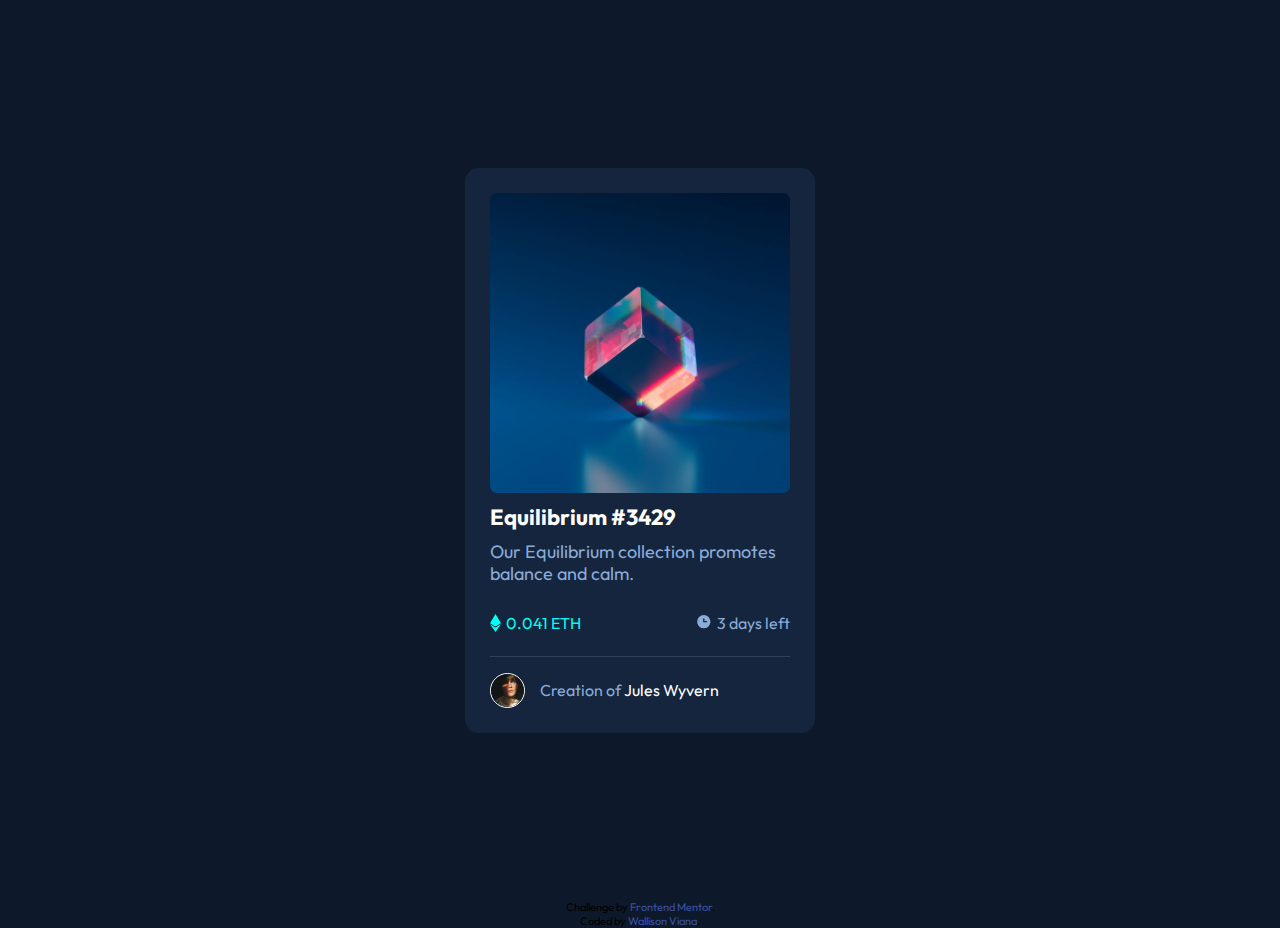
<file: nft-preview-card-component-main/index.html>
<!DOCTYPE html>
<html lang="en">

<head>
  <meta charset="UTF-8">
  <meta http-equiv="X-UA-Compatible" content="IE=edge">
  <meta name="viewport" content="width=device-width, initial-scale=1.0">
  <meta name="description" content="NFT preview card component">

  <link rel="shortcut icon" type="image/png" sizes="32x32" href="./src/images/favicon-32x32.png">
  <link rel="preconnect" href="https://fonts.googleapis.com">
  <link rel="preconnect" href="https://fonts.gstatic.com" crossorigin>
  <link href="https://fonts.googleapis.com/css2?family=Outfit:wght@300;400;600&display=swap" rel="stylesheet">
  <link rel="stylesheet" href="./src/css/variables.css">
  <link rel="stylesheet" href="./src/css/reset.css">
  <link rel="stylesheet" href="./src/css/style.css">

  <title>Frontend Mentor | NFT preview card component</title>

</head>

<body>
  <main>
    <div class="nft-card">
      <a href="#" class="image-link">
        <img src="./src/images/image-equilibrium.jpg" alt="Equilibrium nft image" class="nft-image"></a>
      <a href="#" class="title-link">
        <h2 class="title">Equilibrium #3429</h2>
      </a>

      <p class="about">Our Equilibrium collection promotes balance and calm.</p>

      <div class="card-info">
        <p class="price">0.041 ETH</p>
        <p class="time-left">3 days left</p>
      </div>

      <div class="creator">
        <img src="./src/images/image-avatar.png" alt="NFT creator" class="picture">
        <p class="text">Creation of <span class="name">Jules Wyvern</span></p>
      </div>
    </div>
  </main>

  <div class="attribution">
    <p>Challenge by <a href="https://www.frontendmentor.io?ref=challenge" target="_blank">Frontend Mentor</a>.</p>
    <p>Coded by <a href="https://github.com/7Wall" target="_blank">Wallison Viana</a>.</p>
  </div>

</body>

</html>
</file>
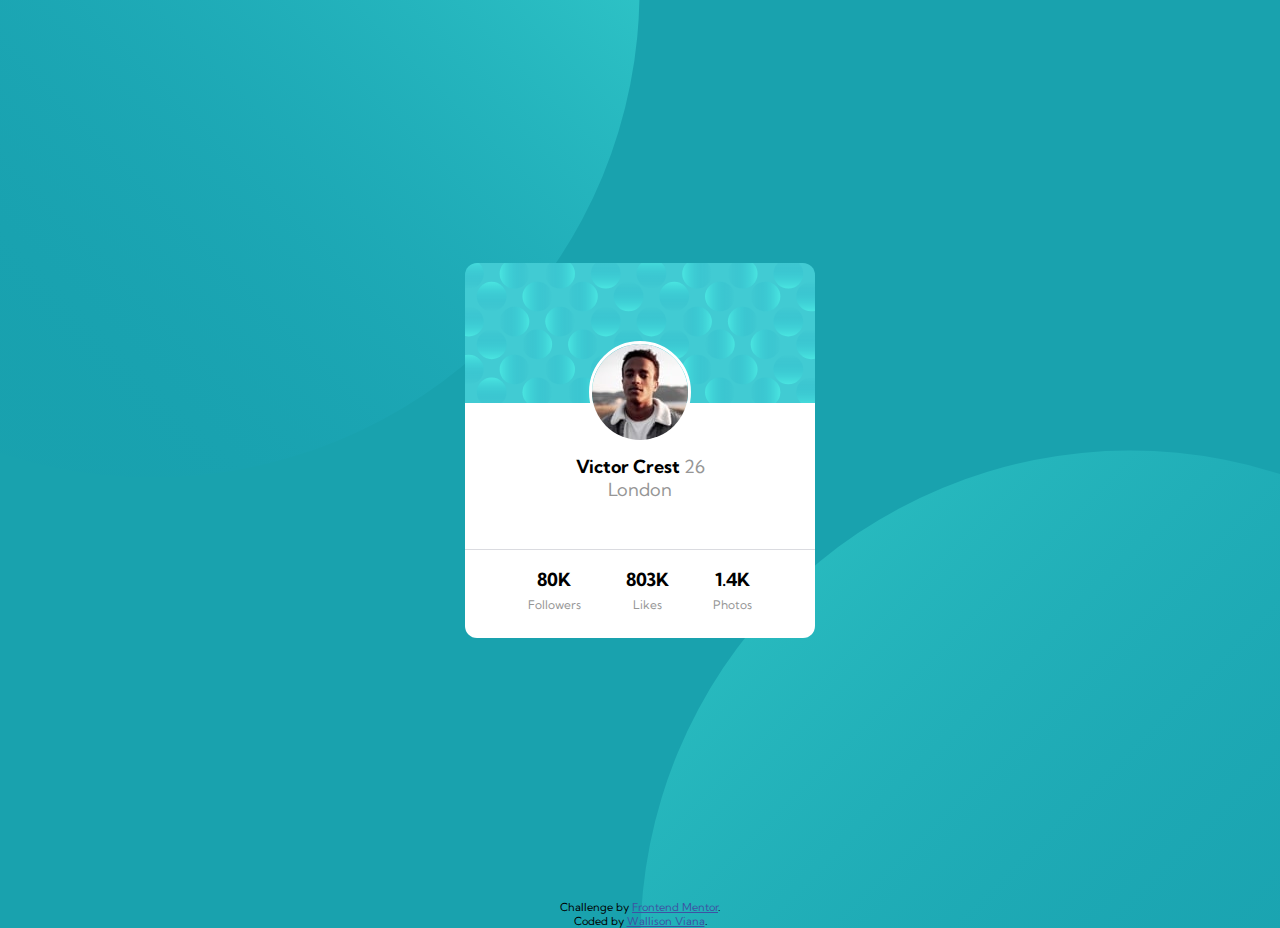
<file: profile-card-component-main/index.html>
<!DOCTYPE html>
<html lang="en">

<head>
  <meta charset="UTF-8">
  <meta name="viewport" content="width=device-width, initial-scale=1.0">

  <link rel="stylesheet" href="./src/css/reset.css">
  <link rel="stylesheet" href="./src/css/style.css">
  <link rel="icon" type="image/png" sizes="32x32" href="./src/images/favicon-32x32.png">
  <link rel="preconnect" href="https://fonts.googleapis.com">
  <link rel="preconnect" href="https://fonts.gstatic.com" crossorigin>
  <link href="https://fonts.googleapis.com/css2?family=Kumbh+Sans&display=swap" rel="stylesheet">


  <title>Frontend Mentor | Profile card component</title>

</head>

<body>
  <main>
    <div class="card">
      <div class="card-head-picture">
        <img src="./src/images/image-victor.jpg" alt="profile picture" class="profile-picture">
      </div>
      <div class="card-head-info">
        <p><span class="name">Victor Crest </span><span class="age">26</span></p>
        <span class="city">London</span>
      </div>
      <ul class="card-bottom">
        <li>
          <p class="number">80K</p>
          <span class="counter-type">Followers</span>
        </li>
        <li>
          <p class="number">803K</p>
          <span class="counter-type">Likes</span>
        </li>

        <li>
          <p class="number">1.4K</p>
          <span class="counter-type">Photos</span>
        </li>
      </ul>
    </div>
  </main>

  <div class="attribution">
    <p>Challenge by <a href="https://www.frontendmentor.io?ref=challenge" target="_blank">Frontend Mentor</a>.</p>
    <p>Coded by <a href="https://github.com/7Wall" target="_blank">Wallison Viana</a>.</p>
  </div>
</body>

</html>
</file>
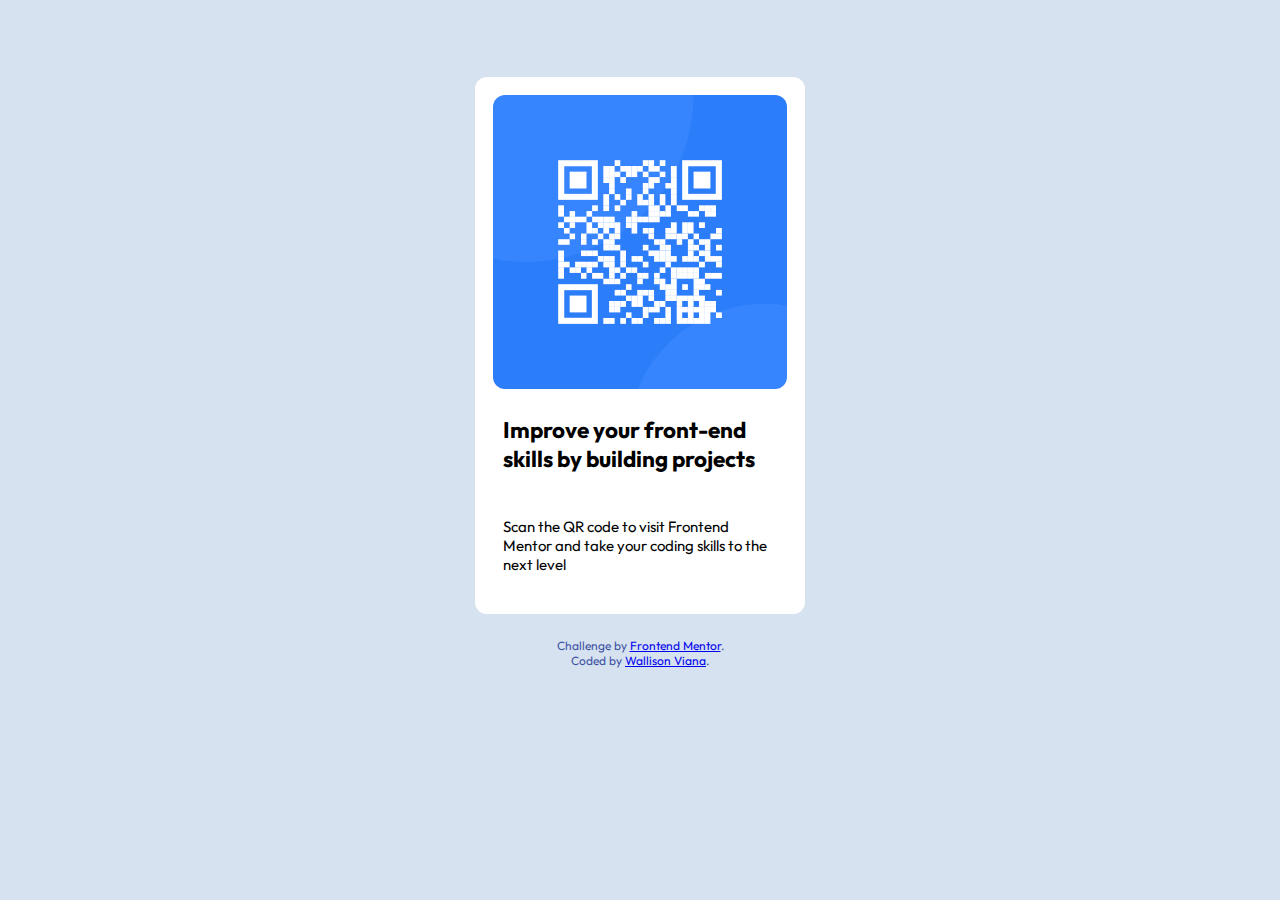
<file: qr-code-component-main/index.html>
<!DOCTYPE html>
<html lang="en">

<head>
  <meta charset="UTF-8">
  <meta name="viewport" content="width=device-width, initial-scale=1.0">

  <link rel="icon" type="image/png" sizes="32x32" href="./images/favicon-32x32.png">
  <link rel="stylesheet" href="./css/styles.css">

  <title>Frontend Mentor | QR code component</title>
</head>

<body>
  <main class="container">

    <div class="content">

      <div class="cartao">

        <img src="./images/image-qr-code.png" class="imagem-qr-code" alt="Imagem do QR code">
        <h2 class="texto">Improve your front-end skills by building projects</h2>
        <p class="texto">Scan the QR code to visit Frontend Mentor and take your coding skills to the next level</p>

      </div>

    </div>

    <footer class="footer">

      <p>Challenge by <a href="https://www.frontendmentor.io?ref=challenge" target="_blank">Frontend Mentor</a>.</p>
      <p>Coded by <a href="https://github.com/7Wall" target="_blank">Wallison Viana</a>.</p>

    </footer>
    
  </main>
</body>

</html>
</file>
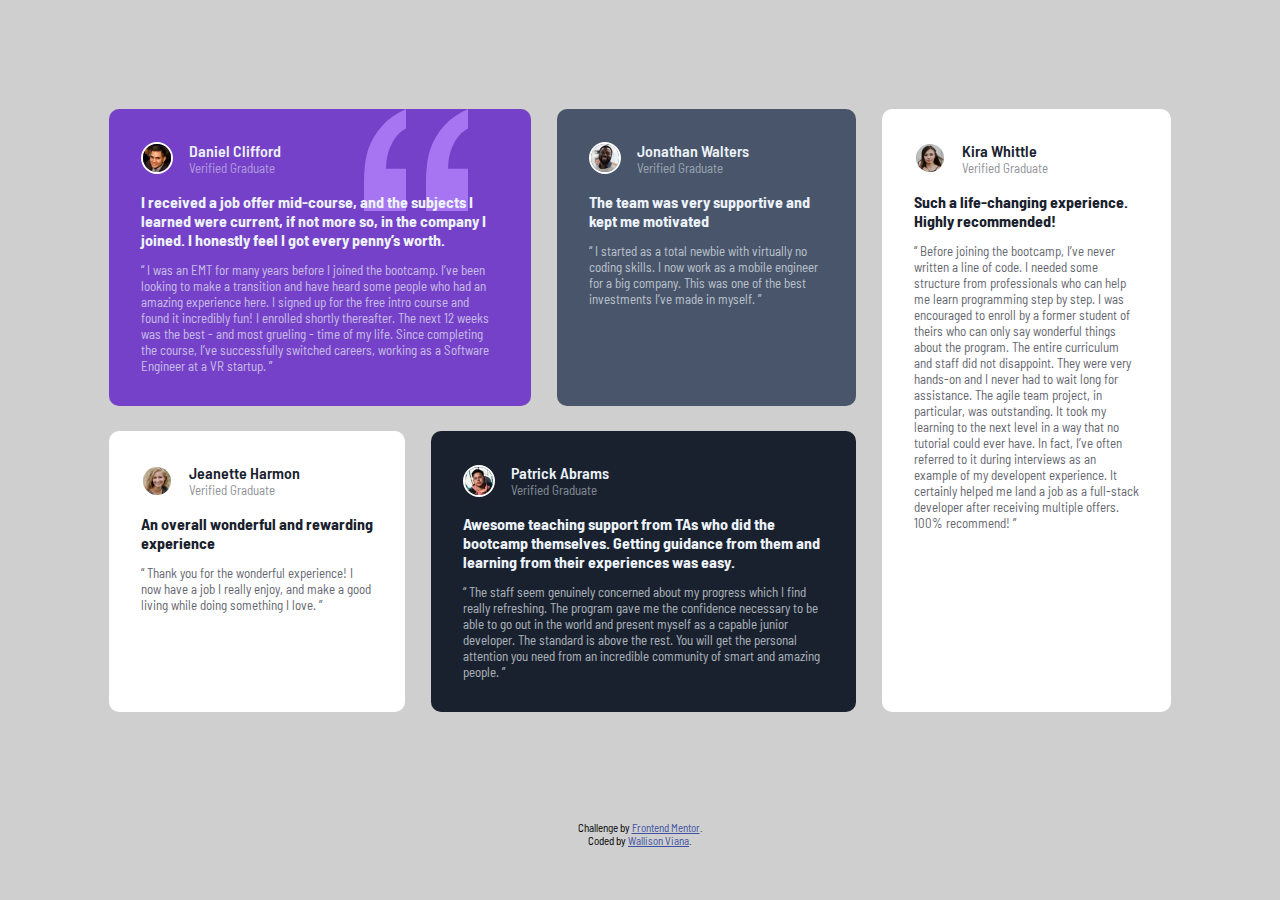
<file: testimonials-grid-section-main/index.html>
<!DOCTYPE html>
<html lang="en">

<head>
  <meta charset="UTF-8">
  <meta name="viewport" content="width=device-width, initial-scale=1.0">

  <link rel="icon" type="image/png" sizes="32x32" href="./images/favicon-32x32.png">
  <link rel="stylesheet" href="style.css">
  <link rel="preconnect" href="https://fonts.googleapis.com">
  <link rel="preconnect" href="https://fonts.gstatic.com" crossorigin>
  <link href="https://fonts.googleapis.com/css2?family=Barlow+Semi+Condensed:wght@500;600&display=swap"
    rel="stylesheet">

  <title>Frontend Mentor | Testimonials Grid Section</title>

</head>

<body>
  <div class="container">
    <main>
      <section class="box-1">
        <div class="profile">
          <img src="./images/image-daniel.jpg" alt="Profile Picture">
          <div class="user">
            <div class="name">Daniel Clifford</div>
            <p class="title">Verified Graduate</p>
          </div>
        </div>

        <h4>I received a job offer mid-course, and the subjects I learned were current, if not more so,
          in the company I joined. I honestly feel I got every penny’s worth.</h4>

        <p class="text">“ I was an EMT for many years before I joined the bootcamp. I’ve been looking to make a
          transition and have heard some people who had an amazing experience here. I signed up
          for the free intro course and found it incredibly fun! I enrolled shortly thereafter.
          The next 12 weeks was the best - and most grueling - time of my life. Since completing
          the course, I’ve successfully switched careers, working as a Software Engineer at a VR startup. ”</p>
      </section>

      <section class="box-2">
        <div class="profile">
          <img src="./images/image-jonathan.jpg" alt="Profile Picture">
          <div class="user">
            <div class="name">Jonathan Walters</div>
            <p class="title">Verified Graduate</p>
          </div>
        </div>
        <h4>The team was very supportive and kept me motivated</h4>

        <p class="text">“ I started as a total newbie with virtually no coding skills. I now work as a mobile engineer
          for a big company. This was one of the best investments I’ve made in myself. ”</p>
      </section>

      <section class="box-3">
        <div class="profile">
          <img src="./images/image-jeanette.jpg" alt="Profile Picture">
          <div class="user">
            <div class="name">Jeanette Harmon</div>
            <p class="title">Verified Graduate</p>
          </div>
        </div>
        <h4>An overall wonderful and rewarding experience</h4>

        <p class="text">“ Thank you for the wonderful experience! I now have a job I really enjoy, and make a good
          living
          while doing something I love. ”</p>
      </section>

      <section class="box-4">
        <div class="profile">
          <img src="./images/image-patrick.jpg" alt="Profile Picture">
          <div class="user">
            <div class="name">Patrick Abrams</div>
            <p class="title">Verified Graduate</p>
          </div>
        </div>

        <h4>Awesome teaching support from TAs who did the bootcamp themselves. Getting guidance from
          them and
          learning from their experiences was easy.</h4>

        <p class="text">“ The staff seem genuinely concerned about my progress which I find really refreshing. The
          program
          gave me the confidence necessary to be able to go out in the world and present myself as a capable
          junior developer. The standard is above the rest. You will get the personal attention you need from
          an incredible community of smart and amazing people. ”</p>
      </section>

      <section class="box-5">
        <div class="profile">
          <img src="./images/image-kira.jpg" alt="Profile Picture">
          <div class="user">
            <div class="name">Kira Whittle</div>
            <p class="title">Verified Graduate</p>
          </div>
        </div>
        <h4>Such a life-changing experience. Highly recommended!</h4>

        <p class="text">“ Before joining the bootcamp, I’ve never written a line of code. I needed some structure from
          professionals who can help me learn programming step by step. I was encouraged to enroll by a former
          student of theirs who can only say wonderful things about the program. The entire curriculum and staff
          did not disappoint. They were very hands-on and I never had to wait long for assistance. The agile team
          project, in particular, was outstanding. It took my learning to the next level in a way that no tutorial
          could ever have. In fact, I’ve often referred to it during interviews as an example of my developent
          experience. It certainly helped me land a job as a full-stack developer after receiving multiple offers.
          100% recommend! ”</p>
      </section>
    </main>
  </div>
  <footer>
    <div class="attribution">
      <p>Challenge by <a href="https://www.frontendmentor.io?ref=challenge" target="_blank">Frontend Mentor</a>.</p>
      <p>Coded by <a href="https://github.com/7Wall" target="_blank">Wallison Viana</a>.</p>
    </div>
  </footer>

</body>

</html>
</file>
<file: nft-preview-card-component-main/src/css/variables.css>
:root {
    --primary-soft: hsl(215, 51%, 70%);
    --primary-medium: hsl(178, 100%, 50%);

    --neutral-dark:hsl(217, 54%, 11%);
    --neutral-medium:hsl(216, 50%, 16%);
    --neutral-soft:hsl(215, 32%, 27%);
}
</file>
<file: nft-preview-card-component-main/src/css/style.css>
body {
    background-color: var(--neutral-dark);
    font-family: 'Outfit', sans-serif;
}

main {
    display: flex;
    justify-content: center;
    align-items: center;
    height: 100vh;
    padding: 0 15px;
}

.nft-card {
    max-width: 350px;
    background-color: var(--neutral-medium);
    border-radius: 14px;
    padding: 25px;
}

.nft-card .image-link .nft-image {
    width: 100%;
    border-radius: 7px;
}

.nft-card .image-link {
    position: relative;
    display: flex;
}

.nft-card .image-link::before {
    content: '';
    background-color: var(--primary-medium);
    width: 100%;
    height: 100%;
    position: absolute;
    opacity: 0;
    border-radius: 7px;
    transition: 0.2s ease-in-out;
}

.nft-card .image-link::after {
    content: '';
    background: url(../images/icon-view.svg) no-repeat center;
    position: absolute;
    width: 100%;
    height: 100%;
    opacity: 0;
    transition: 0.2s ease-in-out;
}

.nft-card .image-link:hover::before {
    opacity: 0.4;
}

.nft-card .image-link:hover::after {
    opacity: 1;
}

.nft-card .title-link .title {
    font-size: 22px;
    color: hsl(0, 0%, 100%);
    margin: 10px 0 10px;
}

.nft-card .title-link .title:hover {
    color: var(--primary-medium);
}

.nft-card .about {
    color: var(--primary-soft);
    font-size: 18px;
    font-weight: 300px;
    line-height: 22px;
    margin-bottom: 28px;
}

.nft-card .card-info {
    display: flex;
    justify-content: space-between;
    margin-bottom: 23px;
    font-weight: 300px;
}

.nft-card .card-info .price {
    color: var(--primary-medium);
    display: flex;
}

.nft-card .card-info .price::before {
    content: '';
    background: url(../images/icon-ethereum.svg) no-repeat center;
    width: 11px;
    height: 20px;
    display: inline-block;
    margin-right: 5px;
}

.nft-card .card-info .time-left {
    color: var(--primary-soft);
    display: flex;
}

.nft-card .card-info .time-left::before {
    content: '';
    background: url(../images/icon-clock.svg) no-repeat center;
    width: 16px;
    height: 18px;
    display: inline-block;
    margin-right: 5px;
}

.nft-card .creator {
    display: flex;
    align-items: center;
    border-top: 1px solid var(--neutral-soft);
    padding-top: 16px;
}

.nft-card .creator .picture {
    max-width: 35px;
    border: 1px solid hsl(0, 0%, 100%);
    border-radius: 50%;
    margin-right: 15px;
}

.nft-card .creator .text {
    color: var(--primary-soft);
}

.nft-card .creator .text .name {
    color: hsl(0, 0%, 100%);
}

.nft-card .creator .text .name:hover {
    color: var(--primary-medium);
}

.attribution {
    font-size: 11px;
    text-align: center;
}

.attribution a {
    color: hsl(228, 45%, 44%);
}
</file>
<file: profile-card-component-main/src/css/style.css>
body {
    font-family: 'Kumbh Sans', sans-serif;
    font-size: 18px;
    background-image: url(../images/bg-pattern-top.svg), url(../images/bg-pattern-bottom.svg);
    background-color: hsl(185, 75%, 39%);
    background-repeat: no-repeat, no-repeat;
    background-position: right 50vw bottom 50vh, left 50vw top 50vh;
}

main {
    display: flex;
    align-items: center;
    justify-content: center;
    height: 100vh;
}

.card {
    background-image: url(../images/bg-pattern-card.svg);
    background-color: #fff;
    background-repeat: no-repeat;
    width: 350px;
    height: 375px;
    justify-content: center;
    align-items: center;
    display: flex;
    border-radius: 12px;
    flex-wrap: wrap;
}

.card-head-picture {
    display: flex;
    justify-content: center;
    flex-basis: 100%;
    flex-wrap: wrap;
}

.profile-picture {
    margin-top: 4em;
    border-radius: 100%;
    border: 3px solid #fff;
}

.card-head-info {
    display: flex;
    justify-content: center;
    align-items: center;
    flex-direction: column;
    padding-bottom: 2em;
}

.card-bottom {
    border-top: 1px solid #6a6f813f;
    display: flex;
    align-items: center;
    justify-content: space-evenly;
    width: 100%;
    padding: 1em;
    text-align: center;
}

.name, .number {
    font-weight: 700;
}

.age, .city, .counter-type {
    font-weight: 400px;
    color: hsl(0, 0%, 59%);
}

.counter-type {
    font-size: 12px;
}


.attribution {
    font-size: 11px;
    text-align: center;
}

.attribution a {
    color: hsl(228, 45%, 44%);
}
</file>
<file: qr-code-component-main/css/styles.css>
@import url('https://fonts.googleapis.com/css2?family=Outfit&display=swap');

*{
    margin: 0;
    padding: 0;
}

body {
    background-color: hsl(212, 45%, 89%);
    font-family: 'Outfit', sans-serif;
    width: 100%;
    height: 100%;
    font-size: 15px;
}

.container {
    max-width: 360px;
    margin: auto;
    margin-top: 6vw;
    display: flex;
    flex-direction: column;
    align-items: center;
    justify-content: center;
}

.cartao {
    background-color: hsl(0, 0%, 100%);
    padding: 18px;
    border-radius: 12px;
    margin: 0 1em;
}

.imagem-qr-code {
    width: 100%;;
    border-radius: 12px;
}

.texto {
    padding: 22px 10px;
}

.texto h2 {
    color: hsl(218, 44%, 22%);
    padding-bottom: 1em;
}

.texto p {
    color: hsl(220, 15%, 55%);
}


.footer {
    font-size: 12px;
    text-align: center;
    color: hsl(228, 45%, 44%);
    margin: 2em;
}
</file>
<file: testimonials-grid-section-main/style.css>
* {
  padding: 0;
  margin: 0;
  box-sizing: border-box;
  font-family: 'Barlow Semi Condensed', sans-serif;
}

body {
  background-color: hsl(0, 0%, 81%);
}

.container {
  justify-content: center;
  display: flex;
}


main {
  display: grid;
  grid-template-columns: repeat(4, auto);
  grid-template-rows: repeat(4, auto);
  align-content: center;
  padding: 6em;
  max-width: 1440px;
}

section {
  padding: 2em;
  margin: 0.8em;
  flex-direction: column;
}

.box-1 {
  background-color: hsl(263, 55%, 52%);
  background-image: url(./images/bg-pattern-quotation.svg);
  background-position: 80% 0;
  background-repeat: no-repeat;
  border-radius: 10px;
  color: hsl(210, 46%, 95%);
  align-items: center;
  grid-column: 1 / 3;
  grid-row: 1 / 2;
}

.box-2 {
  background-color: hsl(217, 19%, 35%);
  background-repeat: no-repeat;
  border-radius: 10px;
  color: hsl(210, 46%, 95%);
  align-items: center;
  grid-column: 3 / 4;
  grid-row: 1 / 2;
}

.box-3 {
  background-color: hsl(0, 0%, 100%);
  background-repeat: no-repeat;
  border-radius: 10px;
  color: hsl(219, 29%, 14%);
  align-items: center;
  grid-column: 1 / 2;
  grid-row: 2 / 3;
}

.box-4 {
  background-color: hsl(219, 29%, 14%);
  background-repeat: no-repeat;
  border-radius: 10px;
  color: hsl(210, 46%, 95%);
  align-items: center;
  grid-column: 2 / 4;
  grid-row: 2 / 3;
}


.box-5 {
  background-color: hsl(0, 0%, 100%);
  background-repeat: no-repeat;
  border-radius: 10px;
  color: hsl(219, 29%, 14%);
  align-items: center;
  grid-column: 4 / 5;
  grid-row: 1 / 4;
}

.profile {
  display: flex;
  align-items: center;
  margin-bottom: 1em;
}

.profile img {
  border-radius: 100%;
  border: solid 2px hsl(0, 0%, 100%);
  width: 2em;
  height: 2em;
  margin-right: 1em;
  display: inline-block;
}

.user {
  display: block;
  flex-direction: column;
  justify-content: right;
}

.name {
  font-weight: 600;
  font-size: 16px;
  display: inline-block;
}

.title {
  font-size: 13px;
  display: flex;
  opacity: 0.5;
}

h4 {
  padding-bottom: 0.8em;
}

.text {
  opacity: 0.7;
  font-size: 13px;
  text-justify: inter-word;
}


.attribution {
  font-size: 11px;
  text-align: center;
}

.attribution a {
  color: hsl(228, 45%, 44%);
}

@media (max-width: 1024) {
  body {
    padding: 20px;
  }

  main {
    grid-template-columns: repeat(3, 1fr);
    grid-template-rows: repeat(3, min-content);
    width: 95%;
    grid-gap: 15px;
  }

  .box-1 {
    grid-column: 1/3;
  }

  .box-2 {
    grid-column: 3/4;
  }

  .box-5 {
    grid-column: 1/4;
    grid-row: 3/4;
  }
}

@media (max-width: 768px) {
  html {
    align-content: center;
  }

  main {
    display: inline-block;
    justify-content: center;
  }  
}
</file>
